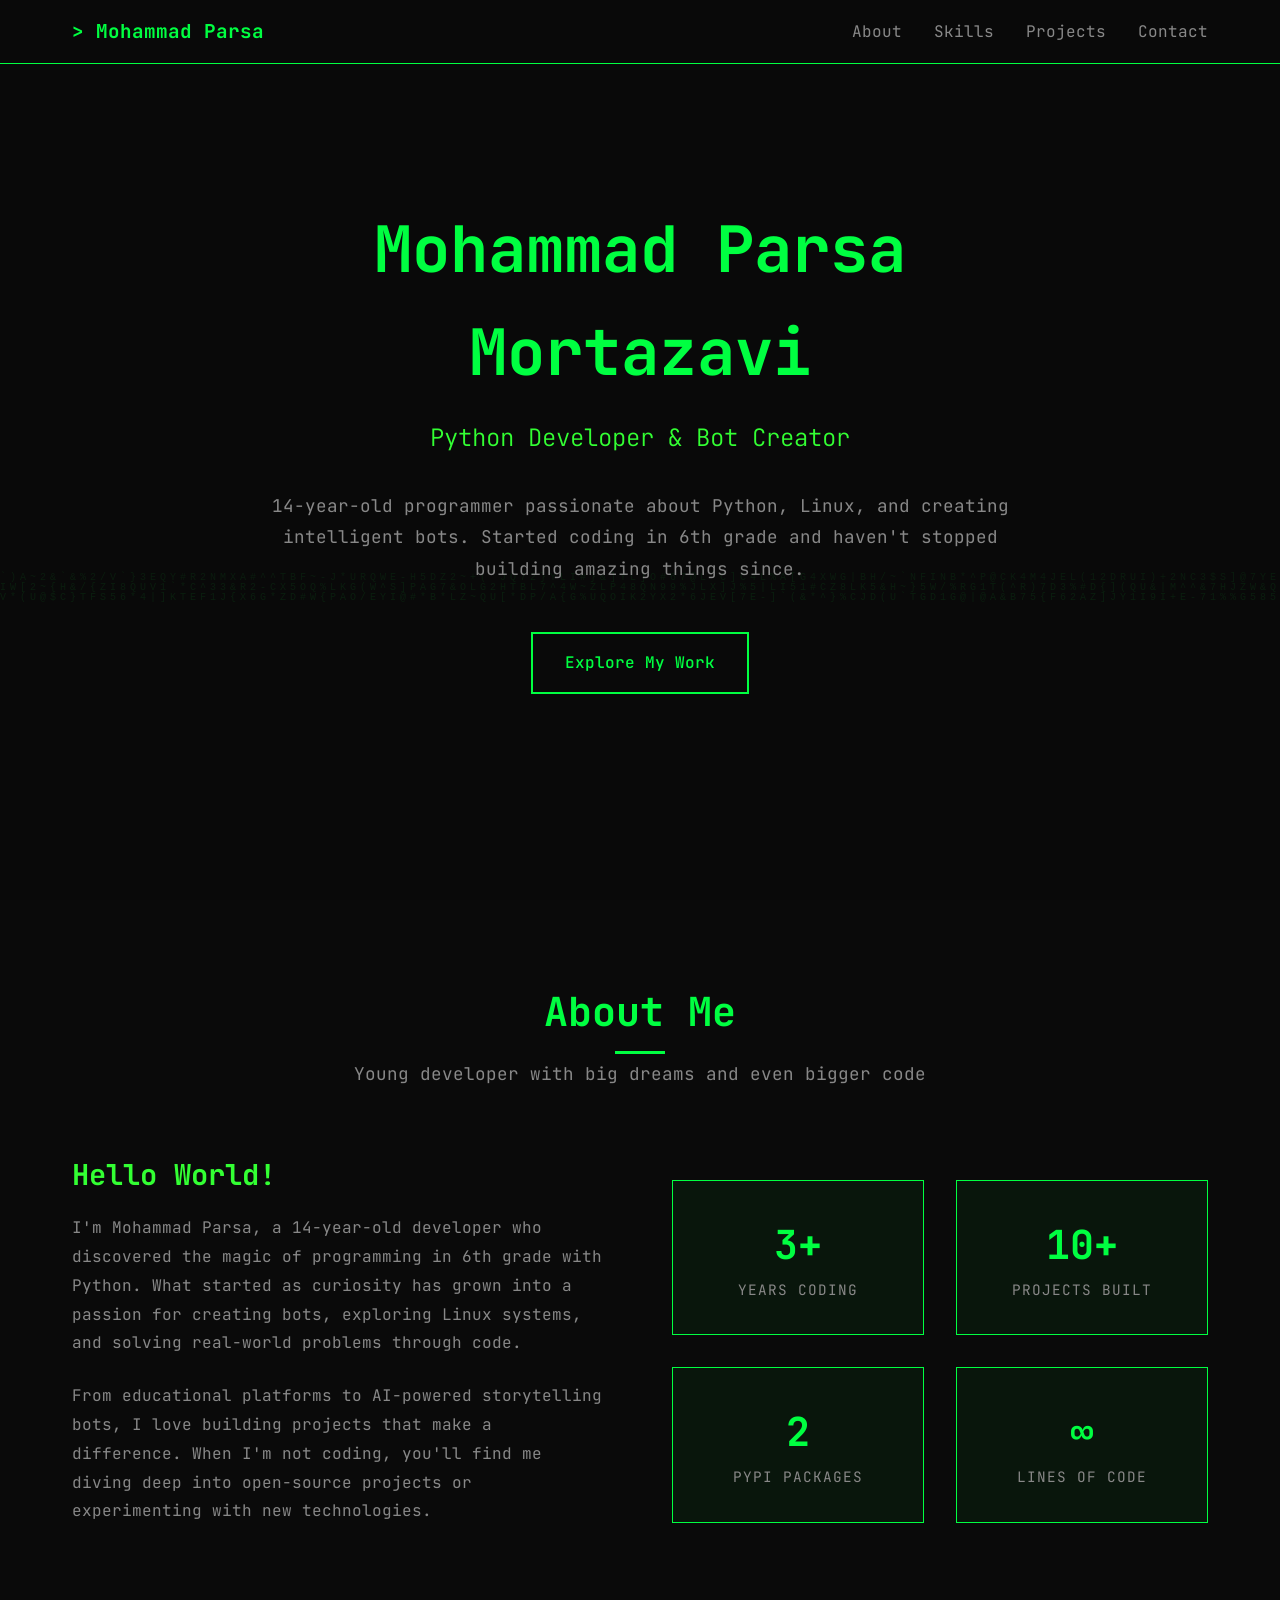
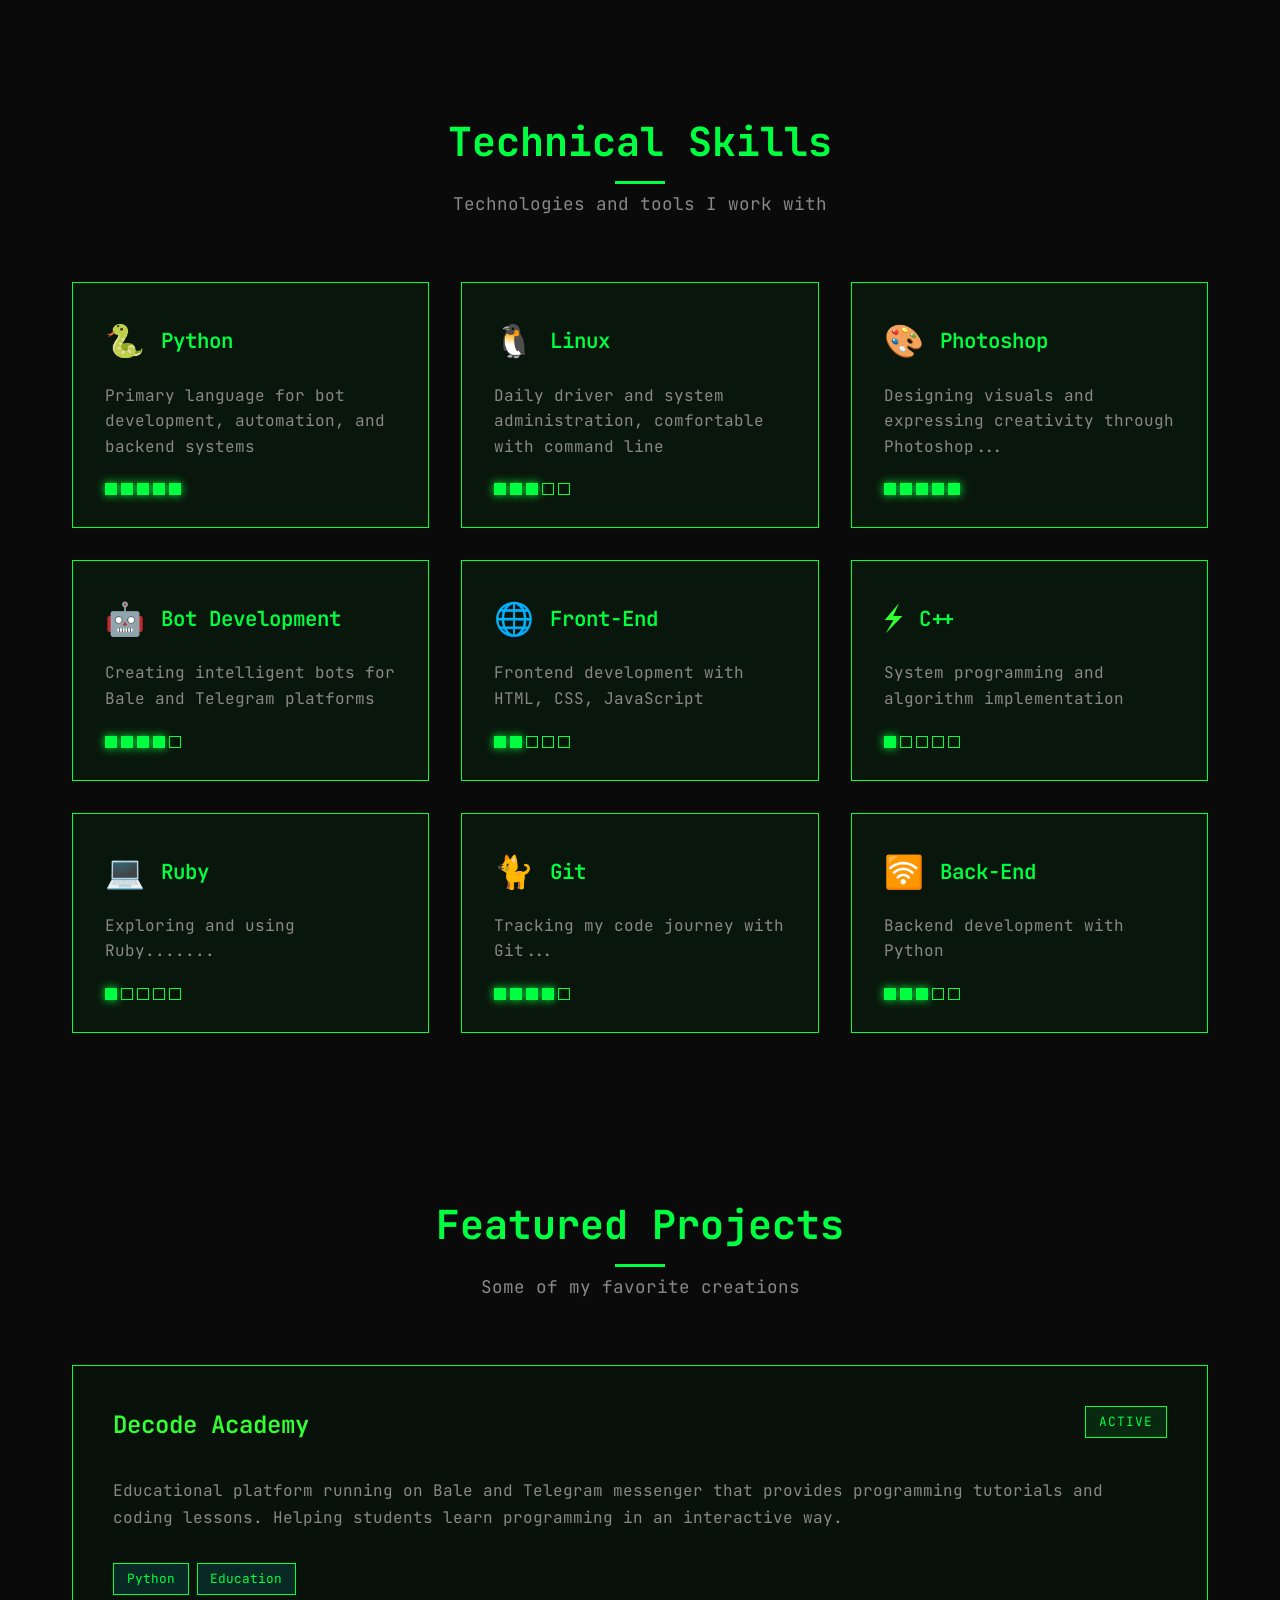
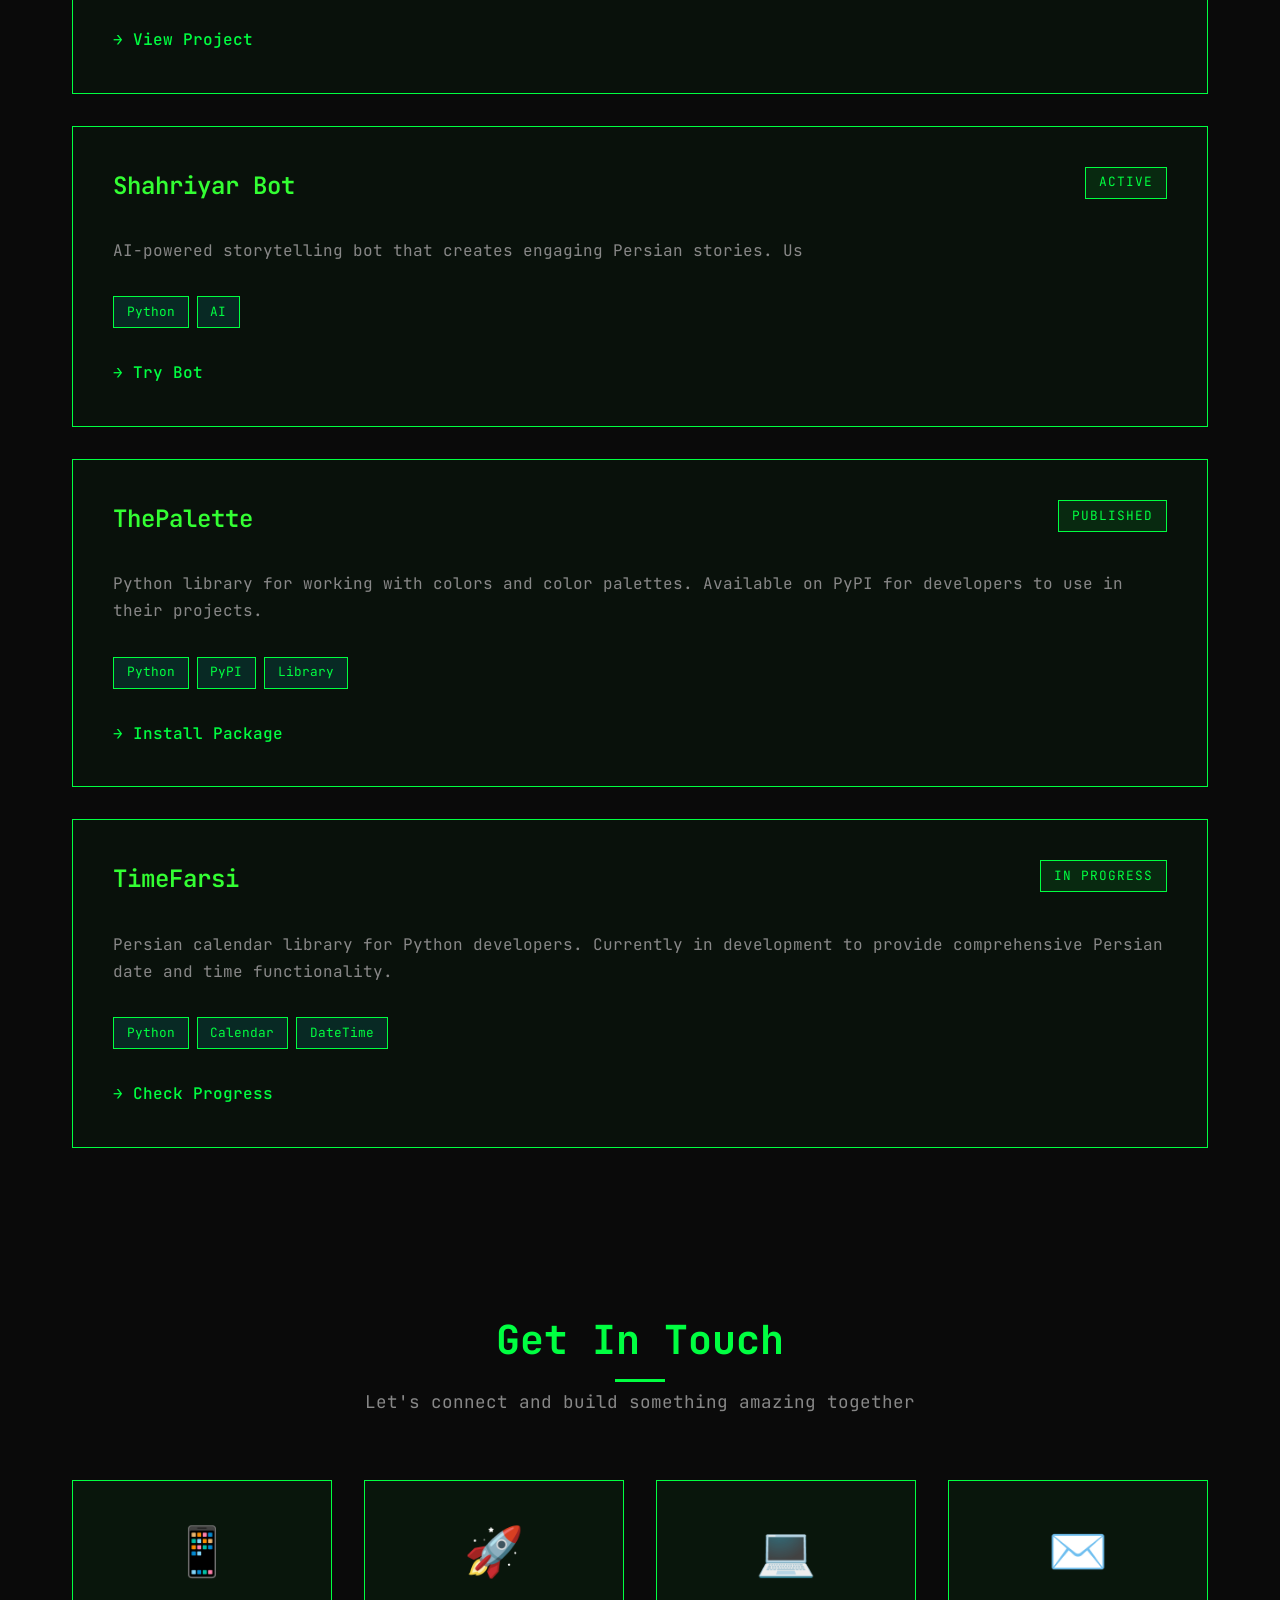
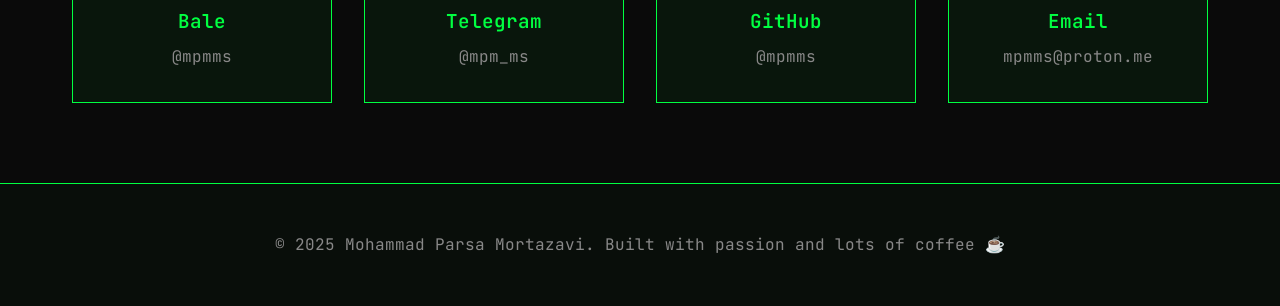
<file: index.html>
<!DOCTYPE html>
<html lang="en">
<head>
    <meta charset="UTF-8">
    <meta name="viewport" content="width=device-width, initial-scale=1.0">
    <title>Mohammad Parsa Mortazavi | Python Developer & Bot Creator</title>
    <meta name="description" content="Mohammad Parsa Mortazavi - 14-year-old Python Developer, Bot Creator & Linux Enthusiast">
    <link href="https://fonts.googleapis.com/css2?family=JetBrains+Mono:wght@300;400;500;700&display=swap" rel="stylesheet">
    <link href="https://cdnjs.cloudflare.com/ajax/libs/font-awesome/6.0.0/css/all.min.css" rel="stylesheet">
    <style>
        :root {
            --matrix-green: #00ff41;
            --matrix-btn: #003d05;
            --matrix-dark: #0a0a0a;
            --matrix-gray: #1a1a1a;
            --matrix-light: #33ff33;
            --text-dim: #888;
        }

        * {
            margin: 0;
            padding: 0;
            box-sizing: border-box;
        }

        body {
            font-family: 'JetBrains Mono', monospace;
            background: var(--matrix-dark);
            color: var(--matrix-green);
            overflow-x: hidden;
            line-height: 1.6;
        }

        /* Navigation */
        .navbar {
            position: fixed;
            top: 0;
            left: 0;
            right: 0;
            z-index: 1000;
            background: rgba(10, 10, 10, 0.95);
            backdrop-filter: blur(10px);
            border-bottom: 1px solid var(--matrix-green);
            padding: 1rem 0;
        }

        .nav-container {
            max-width: 1200px;
            margin: 0 auto;
            display: flex;
            justify-content: space-between;
            align-items: center;
            padding: 0 2rem;
        }

        .logo {
            font-size: 1.2rem;
            font-weight: 700;
            color: var(--matrix-green);
            text-decoration: none;
            position: relative;
        }

        .logo::before {
            content: '> ';
            color: var(--matrix-green);
        }

        .nav-menu {
            display: flex;
            list-style: none;
            gap: 2rem;
        }

        .nav-link {
            color: var(--text-dim);
            text-decoration: none;
            font-weight: 400;
            transition: all 0.3s ease;
            position: relative;
        }

        .nav-link:hover {
            color: var(--matrix-green);
        }

        .nav-link::before {
            content: '';
            position: absolute;
            bottom: -5px;
            left: 0;
            width: 0;
            height: 2px;
            background: var(--matrix-green);
            transition: width 0.3s ease;
        }

        .nav-link:hover::before {
            width: 100%;
        }

        /* Hero Section */
        .hero {
            min-height: 100vh;
            display: flex;
            align-items: center;
            justify-content: center;
            position: relative;
            padding: 0 2rem;
        }

        .hero-content {
            text-align: center;
            max-width: 800px;
        }

        .hero h1 {
            font-size: 4rem;
            font-weight: 700;
            margin-bottom: 1rem;
            position: relative;
            animation: glitch 2s infinite;
        }

        .hero h1::before,
        .hero h1::after {
            content: attr(data-text);
            position: absolute;
            top: 0;
            left: 0;
            opacity: 0.8;
            clip: rect(0, 0, 0, 0);
        }

        .hero h1::before {
            color: var(--matrix-green);
            animation: glitch-1 2s infinite;
        }

        .hero h1::after {
            color: var(--matrix-gree);
            animation: glitch-2 2s infinite;
        }

        @keyframes glitch {
            0%, 100% { transform: translate(0); }
            20% { transform: translate(-2px, 2px); }
            40% { transform: translate(-2px, -2px); }
            60% { transform: translate(2px, 2px); }
            80% { transform: translate(2px, -2px); }
        }

        @keyframes glitch-1 {
            0%, 100% { clip: rect(0, 900px, 0, 0); }
            10% { clip: rect(0, 900px, 100px, 0); }
            20% { clip: rect(100px, 900px, 200px, 0); }
            30% { clip: rect(200px, 900px, 300px, 0); }
            40% { clip: rect(300px, 900px, 400px, 0); }
            50% { clip: rect(400px, 900px, 500px, 0); }
        }

        @keyframes glitch-2 {
            0%, 100% { clip: rect(0, 900px, 0, 0); }
            15% { clip: rect(50px, 900px, 150px, 0); }
            25% { clip: rect(150px, 900px, 250px, 0); }
            35% { clip: rect(250px, 900px, 350px, 0); }
            45% { clip: rect(350px, 900px, 450px, 0); }
            55% { clip: rect(450px, 900px, 550px, 0); }
        }

        .hero .subtitle {
            font-size: 1.5rem;
            color: var(--matrix-light);
            margin-bottom: 2rem;
            font-weight: 300;
        }

        .hero .description {
            font-size: 1.1rem;
            color: var(--text-dim);
            margin-bottom: 3rem;
            line-height: 1.8;
        }

        .cta-button {
            display: inline-block;
            padding: 1rem 2rem;
            background: transparent;
            border: 2px solid var(--matrix-green);
            color: var(--matrix-green);
            text-decoration: none;
            font-weight: 500;
            transition: all 0.3s ease;
            position: relative;
            overflow: hidden;
        }

        .cta-button:hover {
            color: var(--matrix-dark);
            box-shadow: 0 0 20px var(--matrix-green);
        }

        .cta-button::before {
            content: '';
            position: absolute;
            top: 0;
            left: -100%;
            width: 100%;
            height: 100%;
            background: var(--matrix-green);
            transition: left 0.3s ease;
            z-index: -1;
        }

        .cta-button:hover::before {
            left: 0;
        }

        /* Section Styles */
        section {
            padding: 5rem 2rem;
            max-width: 1200px;
            margin: 0 auto;
        }

        .section-header {
            text-align: center;
            margin-bottom: 4rem;
        }

        .section-header h2 {
            font-size: 2.5rem;
            font-weight: 700;
            margin-bottom: 1rem;
            position: relative;
            display: inline-block;
        }

        .section-header h2::after {
            content: '';
            position: absolute;
            bottom: -10px;
            left: 50%;
            transform: translateX(-50%);
            width: 50px;
            height: 3px;
            background: var(--matrix-green);
        }

        .section-header p {
            font-size: 1.1rem;
            color: var(--text-dim);
            max-width: 600px;
            margin: 0 auto;
        }

        /* About Section */
        .about-content {
            display: grid;
            grid-template-columns: 1fr 1fr;
            gap: 4rem;
            align-items: center;
        }

        .about-text h3 {
            font-size: 1.8rem;
            margin-bottom: 1rem;
            color: var(--matrix-light);
        }

        .about-text p {
            margin-bottom: 1.5rem;
            color: var(--text-dim);
            line-height: 1.8;
        }

        .stats {
            display: grid;
            grid-template-columns: repeat(2, 1fr);
            gap: 2rem;
        }

        .stat-item {
            text-align: center;
            padding: 2rem;
            border: 1px solid var(--matrix-green);
            background: rgba(0, 255, 65, 0.05);
            transition: all 0.3s ease;
        }

        .stat-item:hover {
            transform: translateY(-5px);
            box-shadow: 0 10px 30px rgba(0, 255, 65, 0.2);
        }

        .stat-number {
            font-size: 2.5rem;
            font-weight: 700;
            color: var(--matrix-green);
            display: block;
        }

        .stat-label {
            color: var(--text-dim);
            font-size: 0.9rem;
            text-transform: uppercase;
            letter-spacing: 1px;
        }

        /* Skills Section */
        .skills-grid {
            display: grid;
            grid-template-columns: repeat(auto-fit, minmax(300px, 1fr));
            gap: 2rem;
        }

        .skill-card {
            padding: 2rem;
            border: 1px solid var(--matrix-green);
            background: rgba(0, 255, 65, 0.05);
            transition: all 0.3s ease;
            position: relative;
            overflow: hidden;
        }

        .skill-card::before {
            content: '';
            position: absolute;
            top: 0;
            left: -100%;
            width: 100%;
            height: 100%;
            background: linear-gradient(90deg, transparent, rgba(0, 255, 65, 0.1), transparent);
            transition: left 0.5s ease;
        }

        .skill-card:hover::before {
            left: 100%;
        }

        .skill-card:hover {
            transform: translateY(-10px);
            box-shadow: 0 15px 40px rgba(0, 255, 65, 0.2);
        }

        .skill-header {
            display: flex;
            align-items: center;
            margin-bottom: 1rem;
        }

        .skill-icon {
            font-size: 2rem;
            margin-right: 1rem;
            color: var(--matrix-light);
        }

        .skill-name {
            font-size: 1.3rem;
            font-weight: 600;
        }

        .skill-description {
            color: var(--text-dim);
            margin-bottom: 1.5rem;
            line-height: 1.6;
        }

        .skill-level {
            display: flex;
            gap: 4px;
        }

        .skill-dot {
            width: 12px;
            height: 12px;
            border: 1px solid var(--matrix-green);
            transition: all 0.3s ease;
        }

        .skill-dot.filled {
            background: var(--matrix-green);
            box-shadow: 0 0 10px var(--matrix-green);
        }

        /* Projects Section */
        .projects-grid {
            display: grid;
            gap: 2rem;
        }

        .project-card {
            padding: 2.5rem;
            border: 1px solid var(--matrix-green);
            background: rgba(0, 255, 65, 0.03);
            transition: all 0.3s ease;
            position: relative;
        }

        .project-card:hover {
            transform: translateY(-5px);
            box-shadow: 0 20px 50px rgba(0, 255, 65, 0.15);
            border-color: var(--matrix-light);
        }

        .project-header {
            display: flex;
            justify-content: space-between;
            align-items: flex-start;
            margin-bottom: 1.5rem;
        }

        .project-title {
            font-size: 1.5rem;
            font-weight: 600;
            color: var(--matrix-light);
            margin-bottom: 0.5rem;
        }

        .project-status {
            padding: 0.3rem 0.8rem;
            font-size: 0.8rem;
            border: 1px solid var(--matrix-green);
            background: rgba(0, 255, 65, 0.1);
            color: var(--matrix-green);
            text-transform: uppercase;
            letter-spacing: 1px;
        }

        .project-description {
            color: var(--text-dim);
            line-height: 1.7;
            margin-bottom: 2rem;
        }

        .project-tech {
            display: flex;
            flex-wrap: wrap;
            gap: 0.5rem;
            margin-bottom: 2rem;
        }

        .tech-tag {
            padding: 0.3rem 0.8rem;
            font-size: 0.8rem;
            border: 1px solid var(--matrix-green);
            background: rgba(0, 255, 255, 0.1);
            color: var(--matrix-green);
        }

        .project-link {
            color: var(--matrix-green);
            text-decoration: none;
            font-weight: 500;
            transition: color 0.3s ease;
        }

        .project-link:hover {
            color: var(--matrix-light);
        }

        .project-link::before {
            content: '→ ';
        }

        /* Contact Section */
        .contact-grid {
            display: grid;
            grid-template-columns: repeat(auto-fit, minmax(250px, 1fr));
            gap: 2rem;
        }

        .contact-card {
            padding: 2rem;
            border: 1px solid var(--matrix-green);
            background: rgba(0, 255, 65, 0.05);
            text-align: center;
            transition: all 0.3s ease;
            text-decoration: none;
            color: inherit;
            display: block;
        }

        .contact-card:hover {
            transform: translateY(-10px);
            box-shadow: 0 15px 40px rgba(0, 255, 65, 0.2);
            border-color: var(--matrix-light);
        }

        .contact-icon {
            font-size: 3rem;
            margin-bottom: 1rem;
            color: var(--matrix-light);
        }

        .contact-name {
            font-size: 1.2rem;
            font-weight: 600;
            margin-bottom: 0.5rem;
            color: var(--matrix-green);
        }

        .contact-handle {
            color: var(--text-dim);
        }

        /* Footer */
        footer {
            text-align: center;
            padding: 3rem 2rem;
            border-top: 1px solid var(--matrix-green);
            background: rgba(0, 255, 65, 0.02);
        }

        footer p {
            color: var(--text-dim);
        }

        /* Matrix Rain Background */
        .matrix-bg {
            position: fixed;
            top: 0;
            left: 0;
            width: 100%;
            height: 100%;
            pointer-events: none;
            z-index: -1;
            opacity: 0.08;
            filter: blur(0.5px);
        }

        /* Add some random glitch effects to sections */
        section:nth-child(odd) {
            animation: subtle-glitch 8s infinite;
        }

        @keyframes subtle-glitch {
            0%, 98% { filter: none; }
            99% { filter: hue-rotate(90deg) saturate(1.5); }
            99.5% { filter: hue-rotate(-90deg) saturate(0.5); }
        }

        /* Glitch borders */
        .project-card, .contact-card {
            position: relative;
        }

        .project-card::before, .contact-card::before {
            content: '';
            position: absolute;
            top: -2px;
            left: -2px;
            right: -2px;
            bottom: -2px;
            background: linear-gradient(45deg, var(--matrix-btn), var(--matrix-btn), var(--matrix-btn));
            z-index: -1;
            opacity: 0;
            transition: opacity 0.3s ease;
            filter: blur(5px);
        }

        .project-card:hover::before, .contact-card:hover::before {
            opacity: 0.7;
            animation: border-glitch 0.5s ease-out;
        }

        @keyframes border-glitch {
            0%, 100% { transform: scale(1); }
            25% { transform: scale(1.02) rotate(0.5deg); }
            50% { transform: scale(0.98) rotate(-0.5deg); }
            75% { transform: scale(1.01) rotate(0.2deg); }
        }

        /* Responsive Design */
        @media (max-width: 768px) {
            .nav-menu {
                display: none;
            }

            .hero h1 {
                font-size: 2.5rem;
            }

            .hero .subtitle {
                font-size: 1.2rem;
            }

            .about-content {
                grid-template-columns: 1fr;
                gap: 2rem;
            }

            .stats {
                grid-template-columns: 1fr;
            }

            .skills-grid {
                grid-template-columns: 1fr;
            }

            section {
                padding: 3rem 1rem;
            }

            .nav-container {
                padding: 0 1rem;
            }
        }

        /* Scrollbar */
        ::-webkit-scrollbar {
            width: 8px;
        }

        ::-webkit-scrollbar-track {
            background: var(--matrix-dark);
        }

        ::-webkit-scrollbar-thumb {
            background: var(--matrix-green);
        }

        ::-webkit-scrollbar-thumb:hover {
            background: var(--matrix-light);
        }
    </style>
</head>
<body>
    <!-- Matrix Background -->
    <canvas class="matrix-bg" id="matrix-canvas"></canvas>

    <!-- Navigation -->
    <nav class="navbar">
        <div class="nav-container">
            <a href="#" class="logo">Mohammad Parsa</a>
            <ul class="nav-menu">
                <li><a href="#about" class="nav-link">About</a></li>
                <li><a href="#skills" class="nav-link">Skills</a></li>
                <li><a href="#projects" class="nav-link">Projects</a></li>
                <li><a href="#contact" class="nav-link">Contact</a></li>
            </ul>
        </div>
    </nav>

    <!-- Hero Section -->
    <main>
        <section class="hero">
            <div class="hero-content">
                <h1 data-text="Mohammad Parsa Mortazavi">Mohammad Parsa Mortazavi</h1>
                <p class="subtitle">Python Developer & Bot Creator</p>
                <p class="description">
                    14-year-old programmer passionate about Python, Linux, and creating intelligent bots. 
                    Started coding in 6th grade and haven't stopped building amazing things since.
                </p>
                <a href="#about" class="cta-button">Explore My Work</a>
            </div>
        </section>

        <!-- About Section -->
        <section id="about">
            <div class="section-header">
                <h2>About Me</h2>
                <p>Young developer with big dreams and even bigger code</p>
            </div>
            <div class="about-content">
                <div class="about-text">
                    <h3>Hello World!</h3>
                    <p>
                        I'm Mohammad Parsa, a 14-year-old developer who discovered the magic of programming 
                        in 6th grade with Python. What started as curiosity has grown into a passion for 
                        creating bots, exploring Linux systems, and solving real-world problems through code.
                    </p>
                    <p>
                        From educational platforms to AI-powered storytelling bots, I love building projects 
                        that make a difference. When I'm not coding, you'll find me diving deep into 
                        open-source projects or experimenting with new technologies.
                    </p>
                </div>
                <div class="stats">
                    <div class="stat-item">
                        <span class="stat-number">3+</span>
                        <span class="stat-label">Years Coding</span>
                    </div>
                    <div class="stat-item">
                        <span class="stat-number">10+</span>
                        <span class="stat-label">Projects Built</span>
                    </div>
                    <div class="stat-item">
                        <span class="stat-number">2</span>
                        <span class="stat-label">PyPI Packages</span>
                    </div>
                    <div class="stat-item">
                        <span class="stat-number">∞</span>
                        <span class="stat-label">Lines of Code</span>
                    </div>
                </div>
            </div>
        </section>

        <!-- Skills Section -->
        <section id="skills">
            <div class="section-header">
                <h2>Technical Skills</h2>
                <p>Technologies and tools I work with</p>
            </div>
            <div class="skills-grid">
                <div class="skill-card">
                    <div class="skill-header">
                        <div class="skill-icon">🐍</div>
                        <div class="skill-name">Python</div>
                    </div>
                    <div class="skill-description">
                        Primary language for bot development, automation, and backend systems
                    </div>
                    <div class="skill-level">
                        <div class="skill-dot filled"></div>
                        <div class="skill-dot filled"></div>
                        <div class="skill-dot filled"></div>
                        <div class="skill-dot filled"></div>
                        <div class="skill-dot filled"></div>
                    </div>
                </div>

                <div class="skill-card">
                    <div class="skill-header">
                        <div class="skill-icon">🐧</div>
                        <div class="skill-name">Linux</div>
                    </div>
                    <div class="skill-description">
                        Daily driver and system administration, comfortable with command line
                    </div>
                    <div class="skill-level">
                        <div class="skill-dot filled"></div>
                        <div class="skill-dot filled"></div>
                        <div class="skill-dot filled"></div>
                        <div class="skill-dot"></div>
                        <div class="skill-dot"></div>
                    </div>
                </div>
                <div class="skill-card">
                    <div class="skill-header">
                        <div class="skill-icon">🎨</div>
                        <div class="skill-name">Photoshop</div>
                    </div>
                    <div class="skill-description">
                        Designing visuals and expressing creativity through Photoshop...
                    </div>
                    <div class="skill-level">
                        <div class="skill-dot filled"></div>
                        <div class="skill-dot filled"></div>
                        <div class="skill-dot filled"></div>
                        <div class="skill-dot filled"></div>
                        <div class="skill-dot filled"></div>
                    </div>
                </div> 
                
                <div class="skill-card">
                    <div class="skill-header">
                        <div class="skill-icon">🤖</div>
                        <div class="skill-name">Bot Development</div>
                    </div>
                    <div class="skill-description">
                        Creating intelligent bots for Bale and Telegram platforms
                    </div>
                    <div class="skill-level">
                        <div class="skill-dot filled"></div>
                        <div class="skill-dot filled"></div>
                        <div class="skill-dot filled"></div>
                        <div class="skill-dot filled"></div>
                        <div class="skill-dot"></div>
                    </div>
                </div>


                <div class="skill-card">
                    <div class="skill-header">
                        <div class="skill-icon">🌐</div>
                        <div class="skill-name">Front-End</div>
                    </div>
                    <div class="skill-description">
                        Frontend development with HTML, CSS, JavaScript
                    </div>
                    <div class="skill-level">
                        <div class="skill-dot filled"></div>
                        <div class="skill-dot filled"></div>
                        <div class="skill-dot"></div>
                        <div class="skill-dot"></div>
                        <div class="skill-dot"></div>
                    </div>
                </div>

                <div class="skill-card">
                    <div class="skill-header">
                        <div class="skill-icon">⚡</div>
                        <div class="skill-name">C++</div>
                    </div>
                    <div class="skill-description">
                        System programming and algorithm implementation
                    </div>
                    <div class="skill-level">
                        <div class="skill-dot filled"></div>
                        <div class="skill-dot"></div>
                        <div class="skill-dot"></div>
                        <div class="skill-dot"></div>
                        <div class="skill-dot"></div>
                    </div>
                </div>
                <div class="skill-card">
                    <div class="skill-header">
                        <div class="skill-icon">💻</div>
                        <div class="skill-name">Ruby</div>
                    </div>
                    <div class="skill-description">
                        Exploring and using Ruby.......
                    </div>
                    <div class="skill-level">
                        <div class="skill-dot filled"></div>
                        <div class="skill-dot"></div>
                        <div class="skill-dot"></div>
                        <div class="skill-dot"></div>
                        <div class="skill-dot"></div>
                    </div>
                </div>
                <div class="skill-card">
                    <div class="skill-header">
                        <div class="skill-icon">🐈</div>
                        <div class="skill-name">Git</div>
                    </div>
                    <div class="skill-description">
                        Tracking my code journey with Git...
                    </div>
                    <div class="skill-level">
                        <div class="skill-dot filled"></div>
                        <div class="skill-dot filled"></div>
                        <div class="skill-dot filled"></div>
                        <div class="skill-dot filled"></div>
                        <div class="skill-dot"></div>
                    </div>
                </div>
                <div class="skill-card">
                    <div class="skill-header">
                        <div class="skill-icon">🛜</div>
                        <div class="skill-name">Back-End</div>
                    </div>
                    <div class="skill-description">
                        Backend development with Python
                    </div>
                    <div class="skill-level">
                        <div class="skill-dot filled"></div>
                        <div class="skill-dot filled"></div>
                        <div class="skill-dot filled"></div>
                        <div class="skill-dot"></div>
                        <div class="skill-dot"></div>
                    </div>
                </div>
                
            </div>
        </section>

        <!-- Projects Section -->
        <section id="projects">
            <div class="section-header">
                <h2>Featured Projects</h2>
                <p>Some of my favorite creations</p>
            </div>
            <div class="projects-grid">
                <div class="project-card">
                    <div class="project-header">
                        <div>
                            <h3 class="project-title">Decode Academy</h3>
                        </div>
                        <div class="project-status">Active</div>
                    </div>
                    <p class="project-description">
                        Educational platform running on Bale and Telegram messenger that provides programming tutorials 
                        and coding lessons. Helping students learn programming in an interactive way.
                    </p>
                    <div class="project-tech">
                        <span class="tech-tag">Python</span>
                        <span class="tech-tag">Education</span>
                    </div>
                    <a href="https://t.me/decode_ir" target="_blank" class="project-link">View Project</a>
                </div>

                <div class="project-card">
                    <div class="project-header">
                        <div>
                            <h3 class="project-title">Shahriyar Bot</h3>
                        </div>
                        <div class="project-status">Active</div>
                    </div>
                    <p class="project-description">
                        AI-powered storytelling bot that creates engaging Persian stories. Us
                    </p>
                    <div class="project-tech">
                        <span class="tech-tag">Python</span>
                        <span class="tech-tag">AI</span>
                    </div>
                    <a href="https://ble.ir/shahriyar_bot" target="_blank" class="project-link">Try Bot</a>
                </div>

                <div class="project-card">
                    <div class="project-header">
                        <div>
                            <h3 class="project-title">ThePalette</h3>
                        </div>
                        <div class="project-status">Published</div>
                    </div>
                    <p class="project-description">
                        Python library for working with colors and color palettes. Available on PyPI 
                        for developers to use in their projects.
                    </p>
                    <div class="project-tech">
                        <span class="tech-tag">Python</span>
                        <span class="tech-tag">PyPI</span>
                        <span class="tech-tag">Library</span>
                    </div>
                    <a href="https://pypi.org/project/thepalette" target="_blank" class="project-link">Install Package</a>
                </div>

                <div class="project-card">
                    <div class="project-header">
                        <div>
                            <h3 class="project-title">TimeFarsi</h3>
                        </div>
                        <div class="project-status">In Progress</div>
                    </div>
                    <p class="project-description">
                        Persian calendar library for Python developers. Currently in development 
                        to provide comprehensive Persian date and time functionality.
                    </p>
                    <div class="project-tech">
                        <span class="tech-tag">Python</span>
                        <span class="tech-tag">Calendar</span>
                        <span class="tech-tag">DateTime</span>
                    </div>
                    <a href="https://pypi.org/project/timefarsi" target="_blank" class="project-link">Check Progress</a>
                </div>
            </div>
        </section>

        <!-- Contact Section -->
        <section id="contact">
            <div class="section-header">
                <h2>Get In Touch</h2>
                <p>Let's connect and build something amazing together</p>
            </div>
            <div class="contact-grid">
                <a href="https://ble.ir/mpmms" target="_blank" class="contact-card">
                    <div class="contact-icon">📱</div>
                    <div class="contact-name">Bale</div>
                    <div class="contact-handle">@mpmms</div>
                </a>
                <a href="https://t.me/mpm_ms" target="_blank" class="contact-card">
                    <div class="contact-icon">🚀</div>
                    <div class="contact-name">Telegram</div>
                    <div class="contact-handle">@mpm_ms</div>
                </a>
                <a href="https://github.com/mpmms" target="_blank" class="contact-card">
                    <div class="contact-icon">💻</div>
                    <div class="contact-name">GitHub</div>
                    <div class="contact-handle">@mpmms</div>
                </a>
                <a href="mailto:mpmms@proton.me" target="_blank" class="contact-card">
                    <div class="contact-icon">✉️</div>
                    <div class="contact-name">Email</div>
                    <div class="contact-handle">mpmms@proton.me</div>
                </a>
            </div>
        </section>
    </main>

    <!-- Footer -->
    <footer>
        <p>&copy; 2025 Mohammad Parsa Mortazavi. Built with passion and lots of coffee ☕</p>
    </footer>

    <script>
        // Matrix rain effect
        const canvas = document.getElementById('matrix-canvas');
        const ctx = canvas.getContext('2d');

        canvas.height = window.innerHeight;
        canvas.width = window.innerWidth;

        const matrix = "ABCDEFGHIJKLMNOPQRSTUVWXYZ123456789@#$%^&*()*&^%+-/~{[|`]}";
        const matrixArray = matrix.split("");

        const fontSize = 10;
        const columns = canvas.width / fontSize;

        const drops = [];
        for(let x = 0; x < columns; x++) {
            drops[x] = 1;
        }

        function drawMatrix() {
            ctx.fillStyle = "rgba(10, 10, 10, 0.05)";
            ctx.fillRect(0, 0, canvas.width, canvas.height);

            ctx.fillStyle = "#00ff41";
            ctx.font = fontSize + "px monospace";

            for (let i = 0; i < drops.length; i++) {
                const text = matrixArray[Math.floor(Math.random() * matrixArray.length)];
                ctx.fillText(text, i * fontSize, drops[i] * fontSize);

                if (drops[i] * fontSize > canvas.height && Math.random() > 0.975) {
                    drops[i] = 0;
                }
                drops[i]++;
            }
        }

        setInterval(drawMatrix, 33);

        window.addEventListener("resize", () => {
            canvas.width = window.innerWidth;
            canvas.height = window.innerHeight;
        });
    </script>
</body>
</html>
</file>
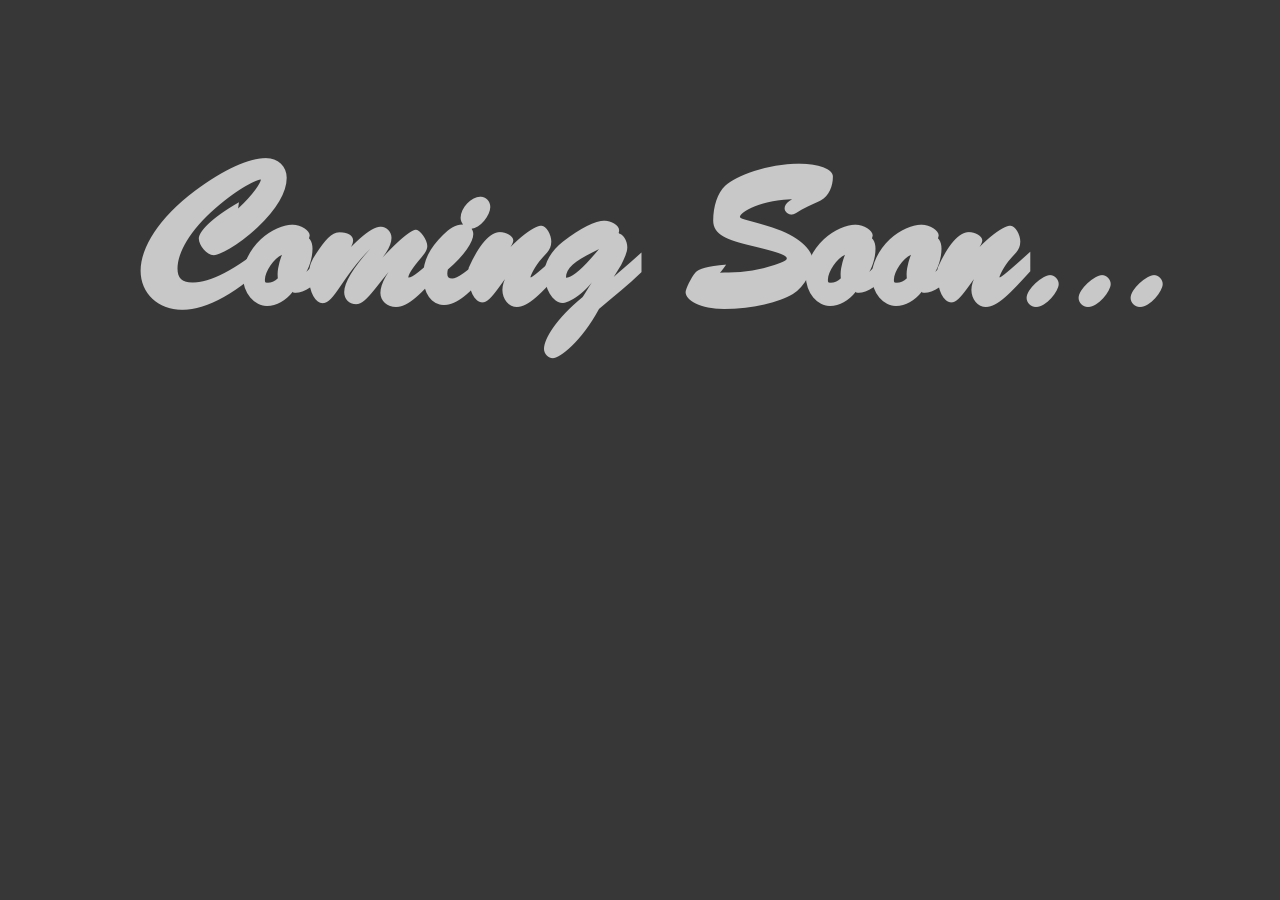
<file: blog.html>
<!DOCTYPE HTML>
  <html>
    <head>
      <title>MPM Blog</title>
    </head>
    <body>
      <h1>Coming Soon...</h1>
    </body>
    <style>
      @font-face {
        font-family: bscript;
        src: url(brushscript.woff);
      }
      body{
        text-align:center;
        font-size:100px;
        font-family:bscript;
        background-color:rgb(55,55,55);
        color:rgb(200,200,200);
      }
    </style>
</file>
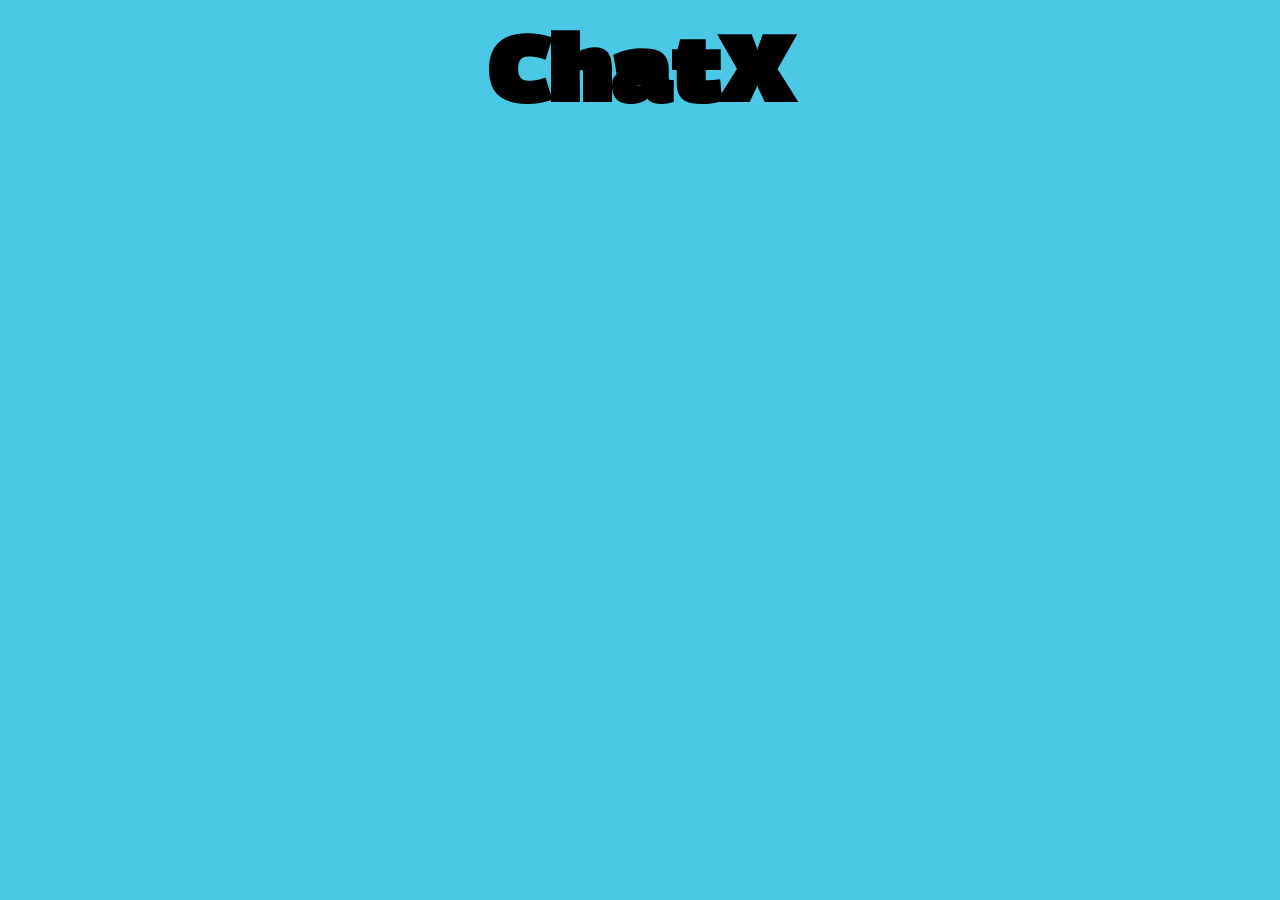
<file: chat.html>
<html>
  <head>
    <title>ChatX</title>
    <meta charset="UTF-8">
    <link rel="stylesheet" href="style.css">
  </head>
  <body>
    <h1>ChatX</h1>
    
    <script src="scripts.js></script>
  </body>
</html>
</file>
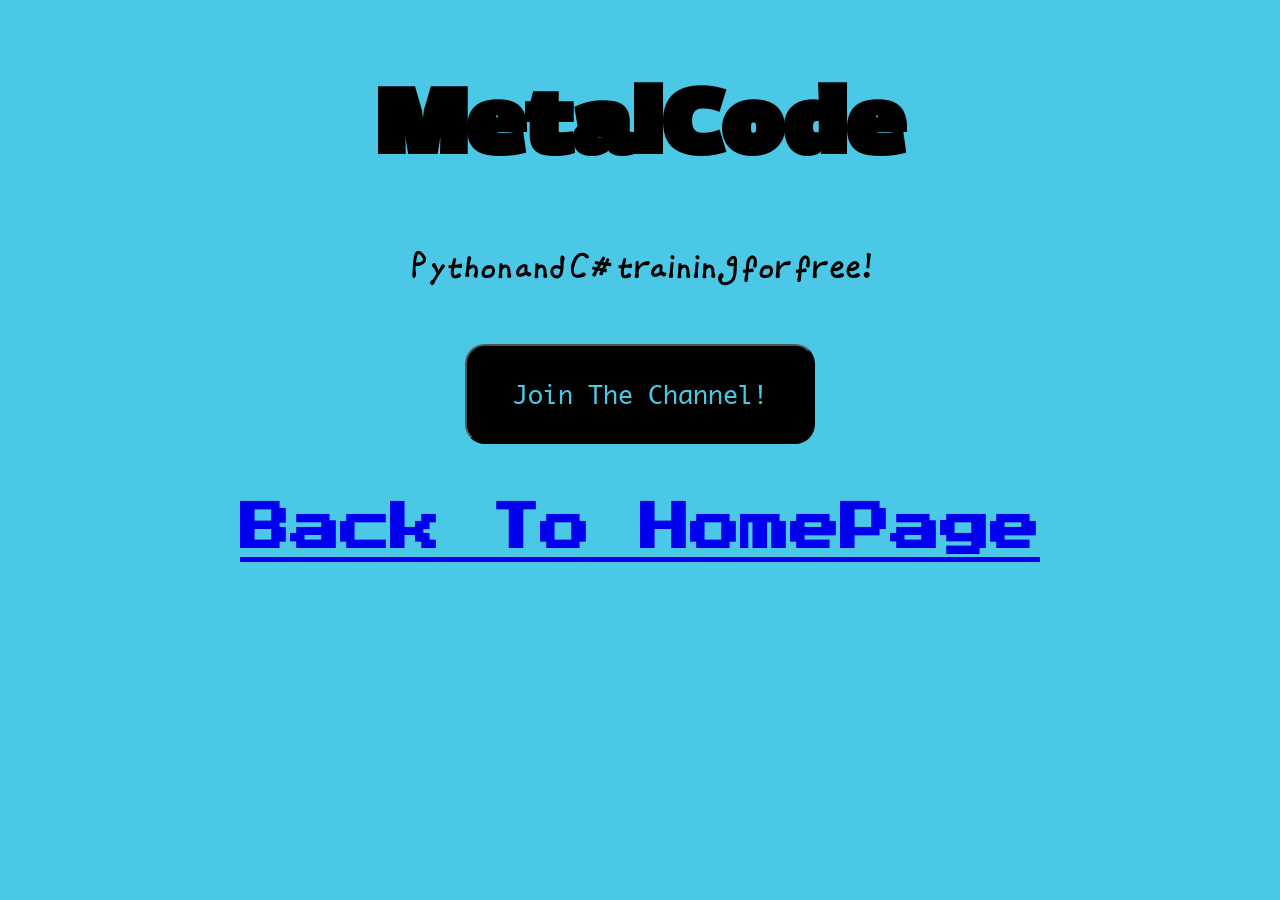
<file: mc.html>
<!DOCTYPE html>
<html lang="EN">
    <head>
        <title>MetalCode</title>
        <meta charset="UTF-8">
        <link rel="stylesheet" href="style.css">
    </head>
    <body>
        <h1>MetalCode</h1>
        <h2>Python and C# training for free!</h2>
        <center><button onclick="func1()"><b></b>Join The Channel!</b></button></center>
    </body>
    <footer>
        <h1>  </h1>
        <h1>  </h1>
        <h1>  </h1>
        <a href='https://mpmms.github.io/'><h2 style='font-family:pressstart;'>Back To HomePage</h2></a></footer>
    <script src="scripts.js"></script>
</html>
</file>
<file: style.css>
@font-face {
    font-family: bscript;
    src: url(brushscript.woff);
  }
@font-face {
    font-family: fedra;
    src: url(fedra.ttf);
}
@font-face {
    font-family: gran;
    src: url(gran.ttf);
}
@font-face {
    font-family: monaco;
    src: url(monaco.woff);
}
@font-face {
    font-family: pressstart;
    src: url(pressstart.woff);
}
@font-face {
    font-family: Yekan;
    src: url(Yekan.ttf);
}
body{
    font-family: bscript;
    background-color:rgb(76, 200, 231);
}
h1{
    font-size:90px;
    text-align: center;
    font-family: fedra;
}
h2{
    font-size:50px;
    text-align: center;
    font-family: gran;
}
h3{
    font-size:30px;
    text-align: center;
    font-family: fedra;
}
b{
    text-align: center;
    font-family: fedra;
}
.about{
    width: 500px;
    height: 300px;
    text-align: right;
    border-radius: 20px;
    
    background-color: rgb(17, 15, 15);
    color:aliceblue;
    border-style: dotted;
    border-color: aquamarine;
    border-width: 4px;
    padding: 10px;
}
.about p{
    font-size:20px;
    font-family: Yekan;
}
button{
    border-radius:20px;
    width: 350px;
    height: 100px;
    font-size: 25px;
    font-family: monaco;
    background-color: black;
    color:rgb(76, 200, 231);
}

img{
    border-radius: 20px;
    width: 250px;
    height: 250px;
    align-items: center;
    align-self: center;
}
#MTCode{
    text-decoration: none;
    color:black;
}
.header{
    margin-bottom: 1%;
    display: flex;
    justify-content: center;
    font-size: 20px;
    background-color: black;
    color:rgb(76, 200, 231);
    border-radius: 20px;
    width:100%;
    height: 60px;
}
.header a{
    margin: 0 1%;
    text-decoration: none;
    font-family: pressstart;
    color:rgb(76, 200, 231);
    transition: color 0.3s ease;
    padding: 18px;
}
.header a:hover{
    color:rgb(211, 20, 20);
}
.sclscl{
  font-size: 5px;
  color:black;
}
</file>
